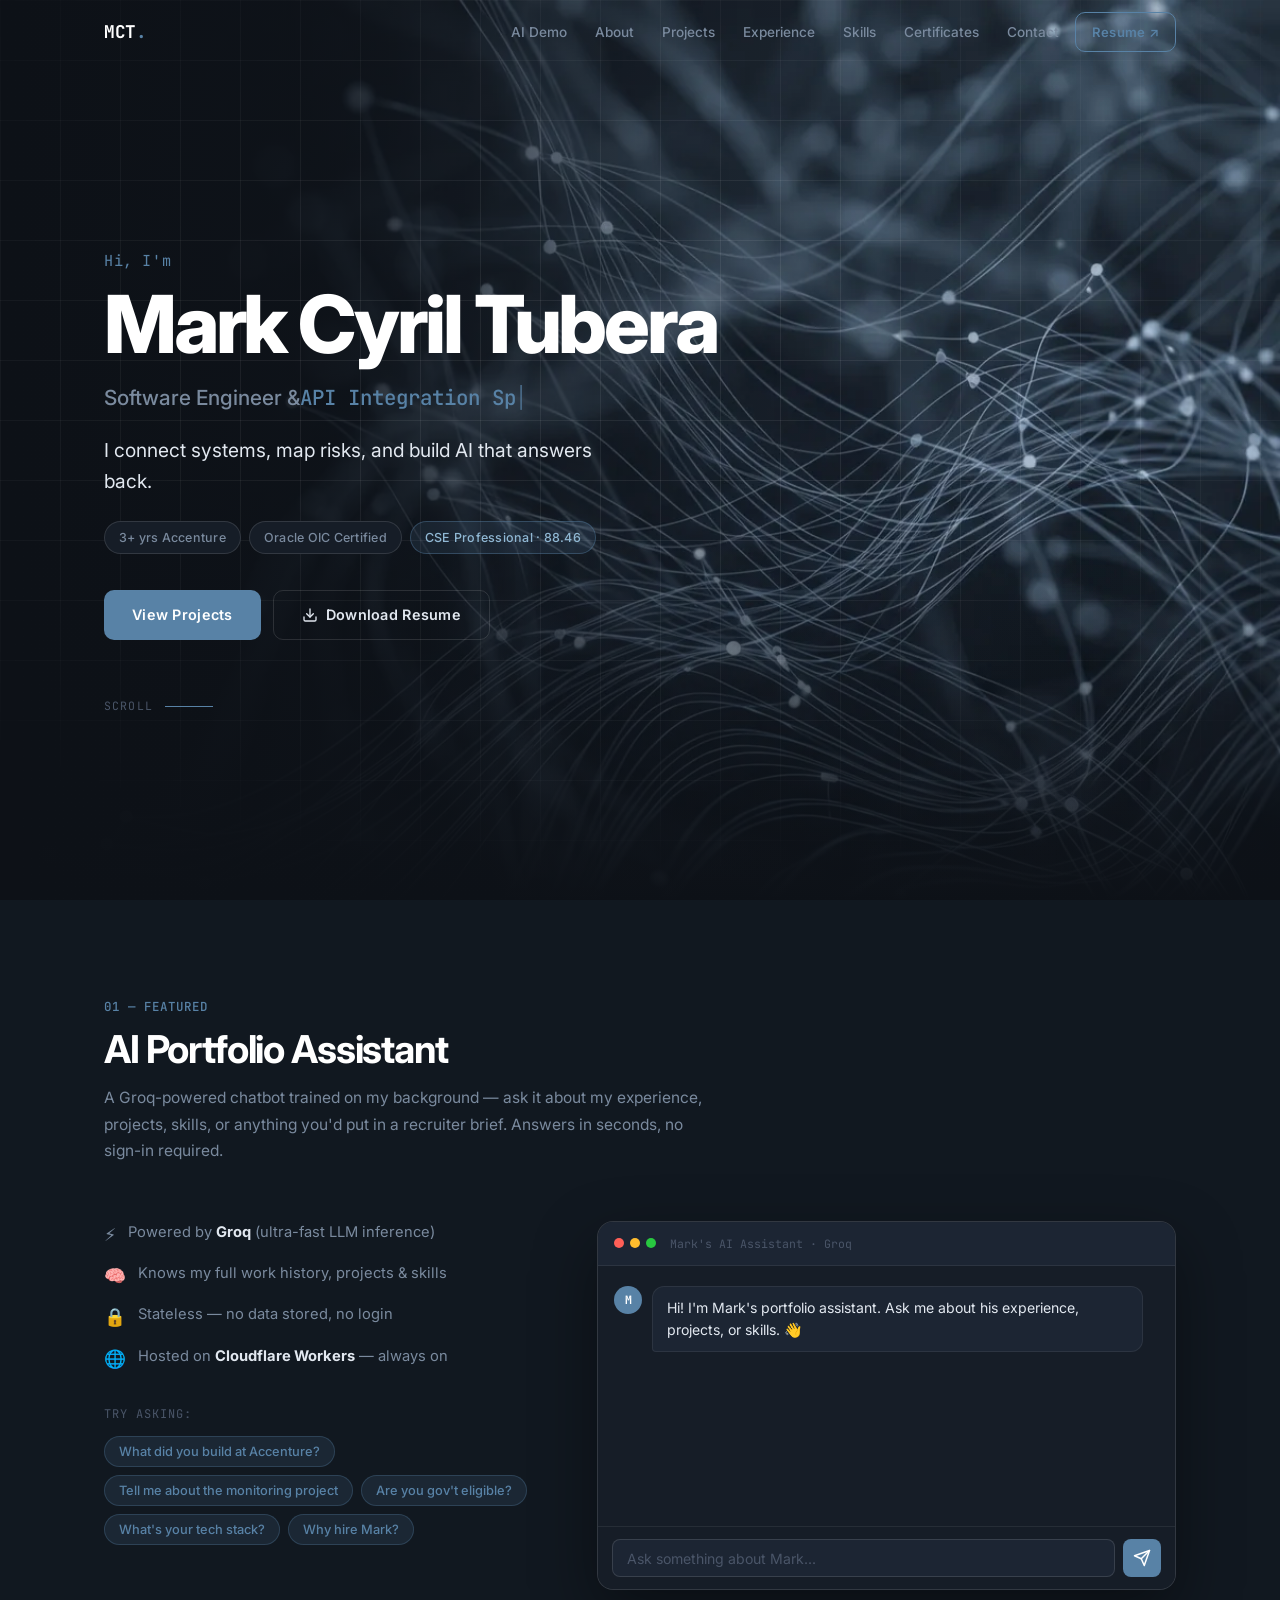
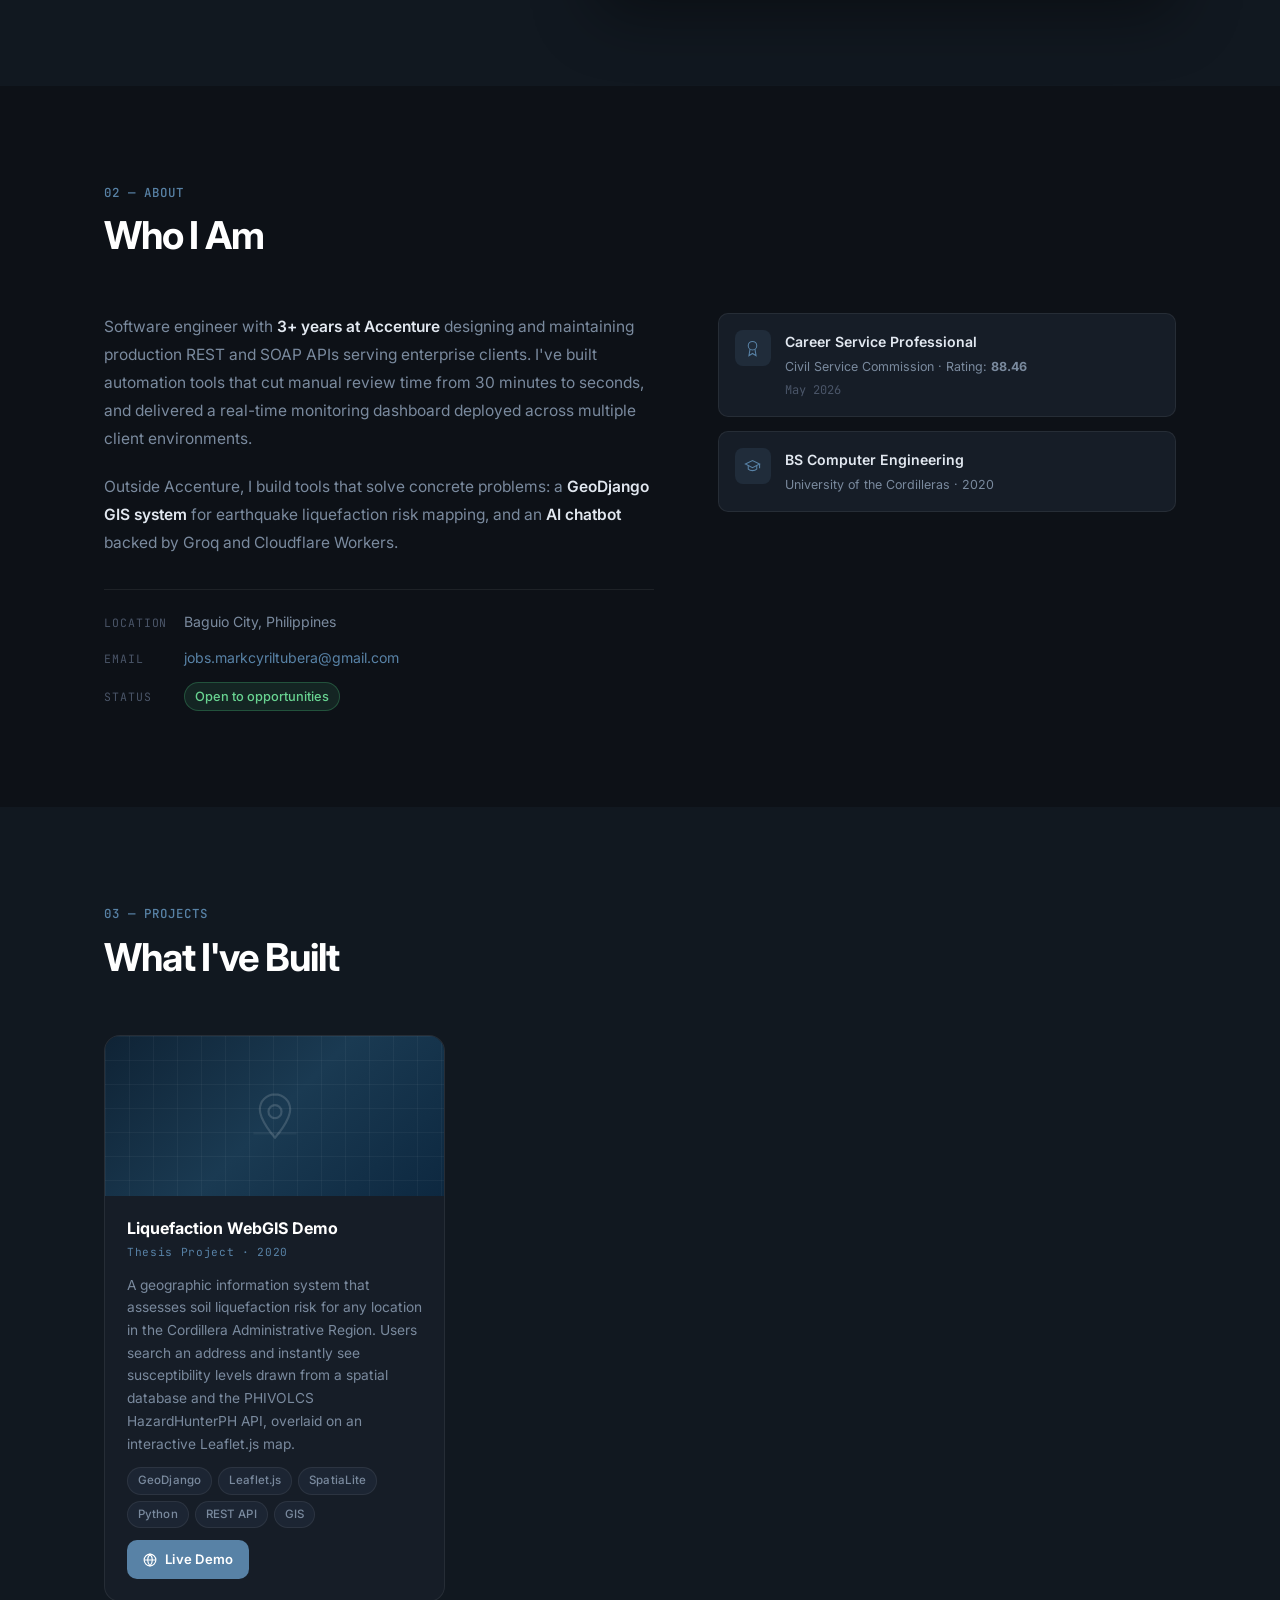
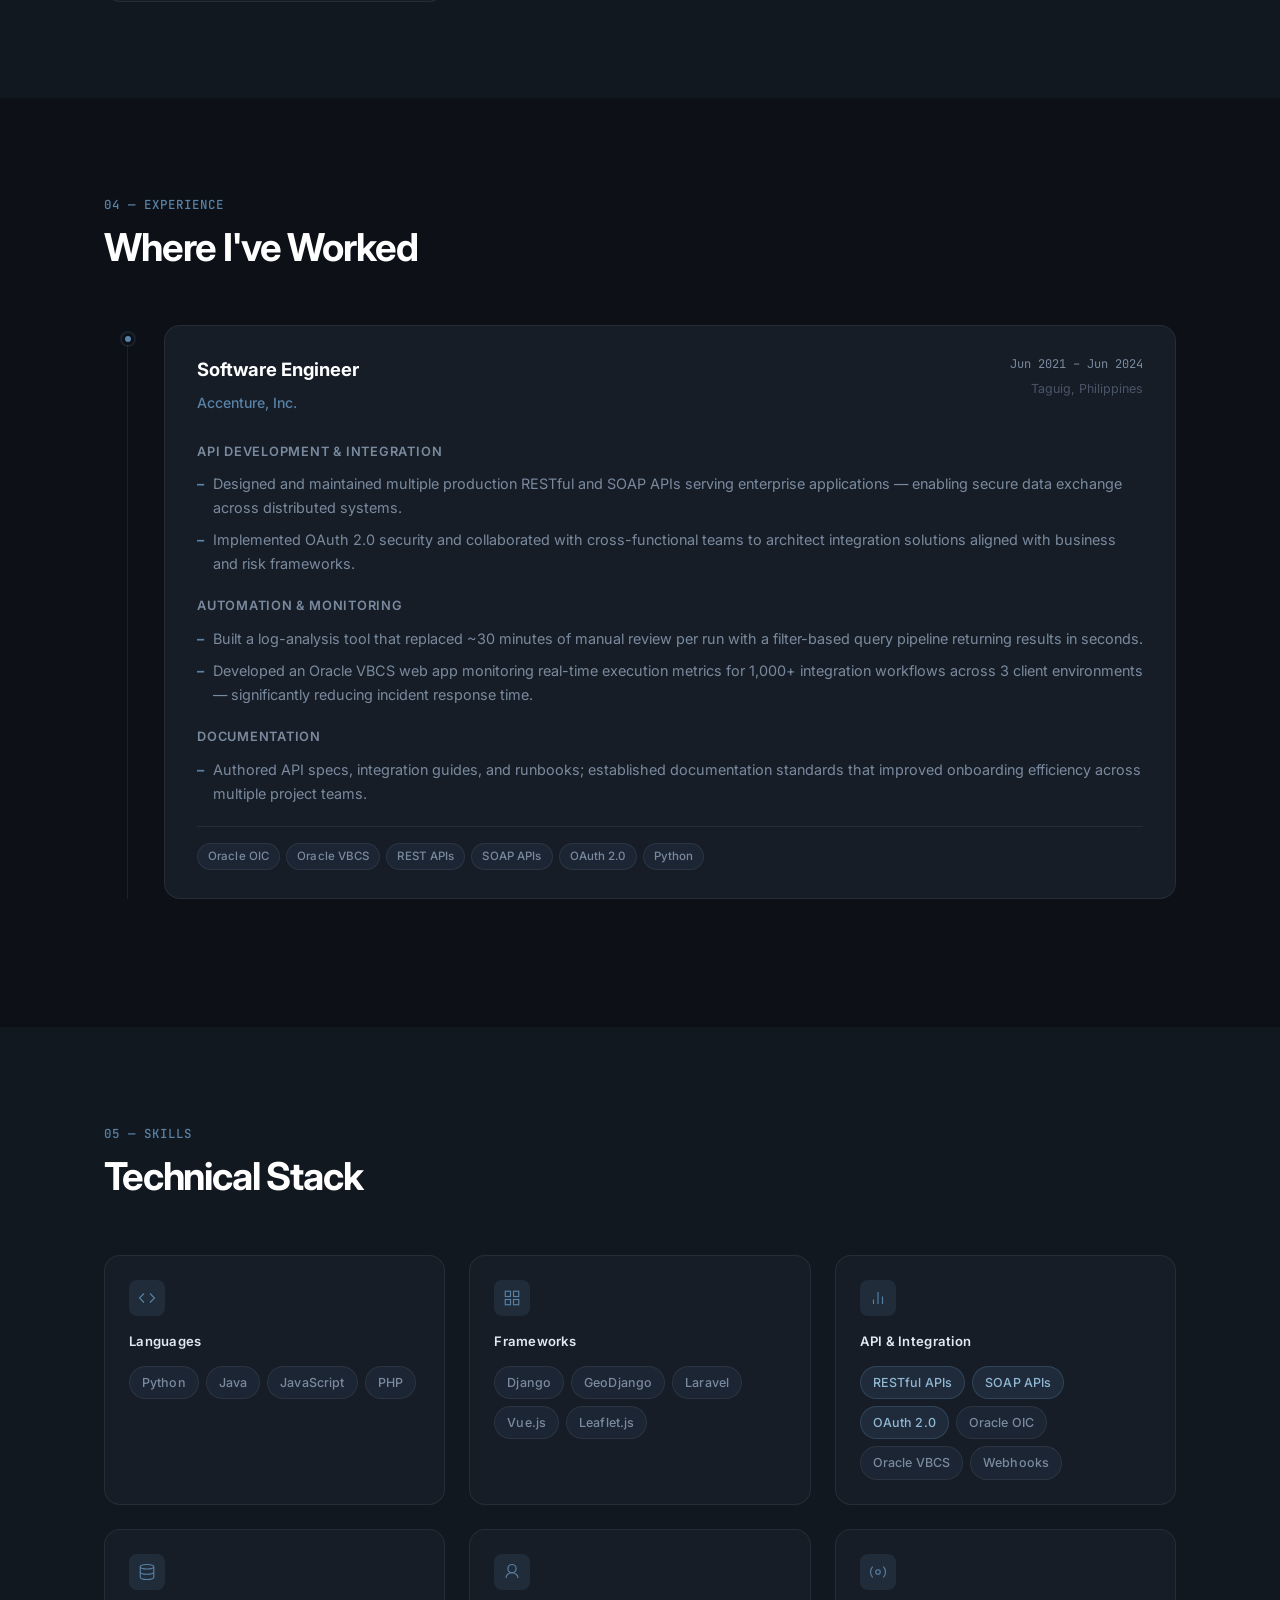
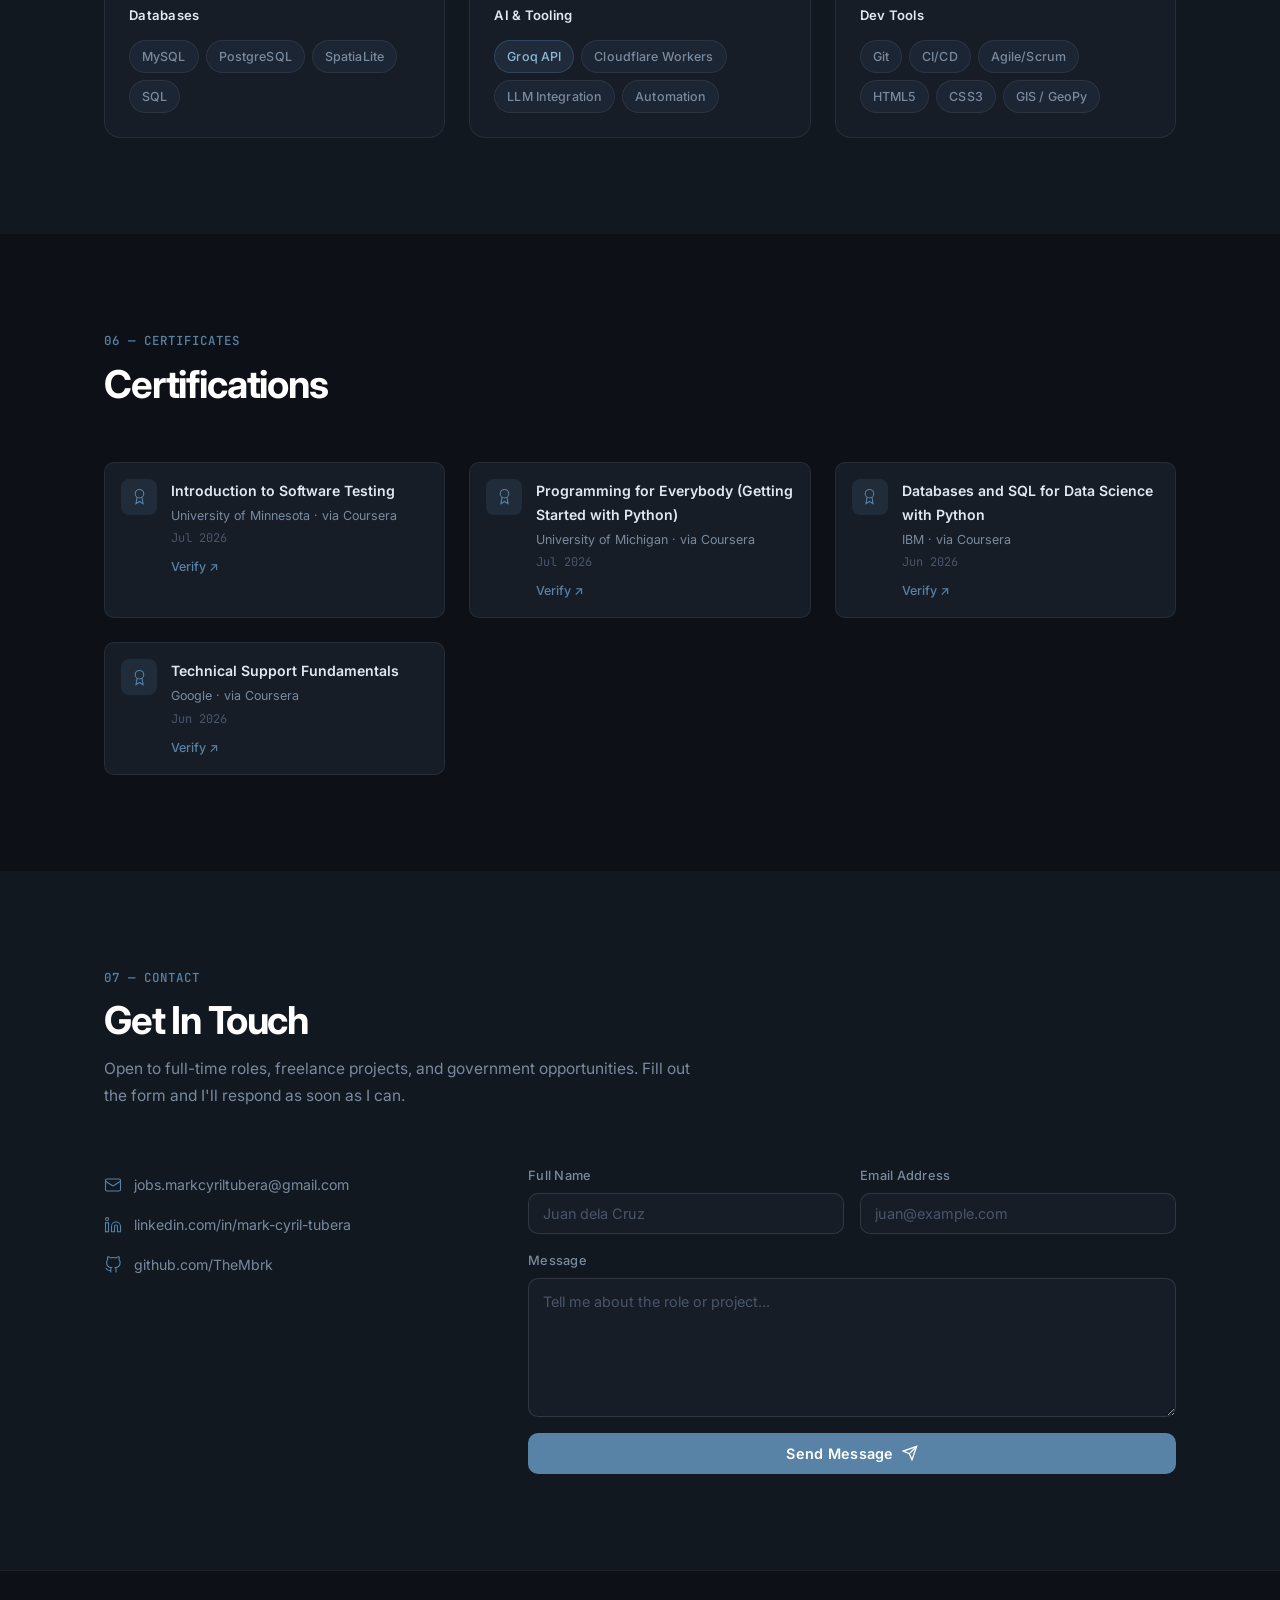
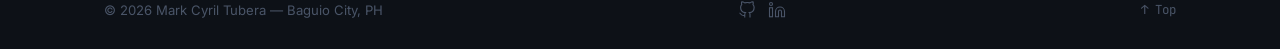
<file: index.html>
<!DOCTYPE html>
<html lang="en">
<head>
  <meta charset="UTF-8" />
  <meta name="viewport" content="width=device-width, initial-scale=1.0" />
  <meta name="description" content="Mark Cyril Tubera — Software Engineer specializing in API integration, GIS development, and AI-powered tools. Oracle certified, CSE eligible." />
  <title>Mark Cyril Tubera | Software Engineer</title>

  <!-- Open Graph / social preview -->
  <meta property="og:type" content="website" />
  <meta property="og:url" content="https://thembrk.github.io/" />
  <meta property="og:title" content="Mark Cyril Tubera | Software Engineer" />
  <meta property="og:description" content="Software Engineer & API Integration Specialist. 3+ years at Accenture building production REST/SOAP APIs, GIS tools, and AI-powered apps." />
  <meta property="og:image" content="https://thembrk.github.io/assets/hero_section.jpg" />
  <meta property="og:image:width" content="1920" />
  <meta property="og:image:height" content="848" />
  <meta name="twitter:card" content="summary_large_image" />
  <meta name="twitter:title" content="Mark Cyril Tubera | Software Engineer" />
  <meta name="twitter:description" content="Software Engineer & API Integration Specialist — APIs, GIS, and AI-powered tools." />
  <meta name="twitter:image" content="https://thembrk.github.io/assets/hero_section.jpg" />

  <!-- Fonts -->
  <link rel="preconnect" href="https://fonts.googleapis.com" />
  <link rel="preconnect" href="https://fonts.gstatic.com" crossorigin />
  <link href="https://fonts.googleapis.com/css2?family=Inter:wght@300;400;500;600;700&family=JetBrains+Mono:wght@400;500&display=swap" rel="stylesheet" />

  <!-- Styles -->
  <link rel="stylesheet" href="css/animations.css" />
  <link rel="stylesheet" href="css/style.css" />
</head>
<body>

  <!-- ════════════════════════════════════ NAV ════════════════════════════════════ -->
  <header class="site-header" id="site-header">
    <nav class="nav container">
      <a href="#hero" class="nav__logo">MCT<span class="accent">.</span></a>
      <button class="nav__toggle" id="nav-toggle" aria-label="Toggle navigation">
        <span></span><span></span><span></span>
      </button>
      <ul class="nav__links" id="nav-links">
        <li><a href="#demo"       class="nav__link">AI Demo</a></li>
        <li><a href="#about"      class="nav__link">About</a></li>
        <li><a href="#projects"   class="nav__link">Projects</a></li>
        <li><a href="#experience" class="nav__link">Experience</a></li>
        <li><a href="#skills"       class="nav__link">Skills</a></li>
        <li><a href="#certificates" class="nav__link">Certificates</a></li>
        <li><a href="#contact"      class="nav__link">Contact</a></li>
        <li>
          <a href="assets/Resume_Tubera_Mark.pdf?v=2026-07-06" class="btn btn--outline btn--sm" target="_blank" rel="noopener">
            Resume ↗
          </a>
        </li>
      </ul>
    </nav>
  </header>

  <main>

    <!-- ════════════════════════════════════ HERO ════════════════════════════════════ -->
    <section class="hero" id="hero">
      <div class="hero__bg-img" aria-hidden="true"></div>
      <div class="hero__bg-grid"></div>
      <div class="container hero__content">
        <p class="hero__greeting fade-up">Hi, I'm</p>
        <h1 class="hero__name fade-up">Mark Cyril Tubera</h1>
        <div class="hero__title-wrap fade-up">
          <span class="hero__static">Software Engineer &amp; </span>
          <span class="hero__typed" id="typed-text"></span>
          <span class="hero__cursor">|</span>
        </div>
        <p class="hero__tagline fade-up">
          I connect systems, map risks, and build AI that answers back.
        </p>
        <div class="hero__badges fade-up">
          <span class="badge">3+ yrs Accenture</span>
          <span class="badge">Oracle OIC Certified</span>
          <span class="badge badge--accent">CSE Professional · 88.46</span>
        </div>
        <div class="hero__cta fade-up">
          <a href="#projects" class="btn btn--primary">View Projects</a>
          <a href="assets/Resume_Tubera_Mark.pdf?v=2026-07-06" class="btn btn--ghost" target="_blank" rel="noopener">
            <svg xmlns="http://www.w3.org/2000/svg" width="16" height="16" viewBox="0 0 24 24" fill="none" stroke="currentColor" stroke-width="2" stroke-linecap="round" stroke-linejoin="round" aria-hidden="true"><path d="M21 15v4a2 2 0 0 1-2 2H5a2 2 0 0 1-2-2v-4"/><polyline points="7 10 12 15 17 10"/><line x1="12" y1="15" x2="12" y2="3"/></svg>
            Download Resume
          </a>
        </div>
        <div class="hero__scroll-hint fade-up">
          <span>Scroll</span>
          <div class="scroll-line"></div>
        </div>
      </div>
    </section>

    <!-- ════════════════════════════════════ FEATURED: AI DEMO ═══════════════════════ -->
    <section class="section section--alt" id="demo">
      <div class="container">
        <div class="section__header reveal">
          <span class="section__label">01 &mdash; Featured</span>
          <h2 class="section__title">AI Portfolio Assistant</h2>
          <p class="section__subtitle">
            A Groq-powered chatbot trained on my background — ask it about my experience,
            projects, skills, or anything you'd put in a recruiter brief.
            Answers in seconds, no sign-in required.
          </p>
        </div>

        <div class="demo-layout reveal">

          <!-- Left: description + sample questions -->
          <div class="demo-intro">
            <div class="demo-feature-list">
              <div class="demo-feature">
                <span class="demo-feature__icon">⚡</span>
                <span>Powered by <strong>Groq</strong> (ultra-fast LLM inference)</span>
              </div>
              <div class="demo-feature">
                <span class="demo-feature__icon">🧠</span>
                <span>Knows my full work history, projects &amp; skills</span>
              </div>
              <div class="demo-feature">
                <span class="demo-feature__icon">🔒</span>
                <span>Stateless — no data stored, no login</span>
              </div>
              <div class="demo-feature">
                <span class="demo-feature__icon">🌐</span>
                <span>Hosted on <strong>Cloudflare Workers</strong> — always on</span>
              </div>
            </div>
            <p class="demo-intro__label">Try asking:</p>
            <div class="sample-qs" id="sample-qs">
              <button class="sample-q" data-q="What did you build at Accenture?">What did you build at Accenture?</button>
              <button class="sample-q" data-q="Tell me about the monitoring dashboard Mark built">Tell me about the monitoring project</button>
              <button class="sample-q" data-q="Are you eligible for government positions?">Are you gov't eligible?</button>
              <button class="sample-q" data-q="What is your tech stack?">What's your tech stack?</button>
              <button class="sample-q" data-q="Why should I hire Mark?">Why hire Mark?</button>
            </div>
          </div>

          <!-- Right: embedded chat window -->
          <div class="demo-window">
            <div class="demo-window__chrome">
              <span class="chrome-dot chrome-dot--red"></span>
              <span class="chrome-dot chrome-dot--yellow"></span>
              <span class="chrome-dot chrome-dot--green"></span>
              <span class="chrome-title">Mark's AI Assistant · Groq</span>
            </div>
            <div class="demo-messages" id="demo-messages">
              <div class="demo-msg demo-msg--bot">
                <div class="demo-msg__avatar">M</div>
                <div class="demo-msg__bubble">
                  Hi! I'm Mark's portfolio assistant. Ask me about his experience, projects, or skills. 👋
                </div>
              </div>
            </div>
            <div class="demo-input-area">
              <input
                type="text"
                id="demo-input"
                class="demo-input"
                placeholder="Ask something about Mark..."
                autocomplete="off"
                aria-label="Chat message"
              />
              <button id="demo-send" class="demo-send" aria-label="Send message">
                <svg xmlns="http://www.w3.org/2000/svg" width="18" height="18" viewBox="0 0 24 24" fill="none" stroke="currentColor" stroke-width="2" stroke-linecap="round" stroke-linejoin="round" aria-hidden="true"><line x1="22" y1="2" x2="11" y2="13"/><polygon points="22 2 15 22 11 13 2 9 22 2"/></svg>
              </button>
            </div>
          </div>

        </div>
      </div>
    </section>

    <!-- ════════════════════════════════════ ABOUT ════════════════════════════════════ -->
    <section class="section" id="about">
      <div class="container">
        <div class="section__header reveal">
          <span class="section__label">02 &mdash; About</span>
          <h2 class="section__title">Who I Am</h2>
        </div>
        <div class="about__grid">
          <div class="about__text reveal">
            <p>
              Software engineer with <strong>3+ years at Accenture</strong> designing and maintaining
              production REST and SOAP APIs serving enterprise clients. I've built automation tools
              that cut manual review time from 30 minutes to seconds, and delivered a real-time
              monitoring dashboard deployed across multiple client environments.
            </p>
            <p>
              Outside Accenture, I build tools that solve concrete problems: a
              <strong>GeoDjango GIS system</strong> for earthquake liquefaction risk mapping,
              and an <strong>AI chatbot</strong> backed by Groq and Cloudflare Workers.
            </p>
            <div class="about__meta">
              <div class="about__meta-item">
                <span class="meta-label">Location</span>
                <span class="meta-value">Baguio City, Philippines</span>
              </div>
              <div class="about__meta-item">
                <span class="meta-label">Email</span>
                <span class="meta-value">
                  <a href="mailto:jobs.markcyriltubera@gmail.com">jobs.markcyriltubera@gmail.com</a>
                </span>
              </div>
              <div class="about__meta-item">
                <span class="meta-label">Status</span>
                <span class="meta-value status-badge">Open to opportunities</span>
              </div>
            </div>
          </div>

          <div class="about__credentials reveal">
            <div class="cred-card">
              <div class="cred-card__icon">
                <svg xmlns="http://www.w3.org/2000/svg" viewBox="0 0 24 24" fill="none" stroke="currentColor" stroke-width="1.5"><circle cx="12" cy="8" r="6"/><path d="M15.477 12.89L17 22l-5-3-5 3 1.523-9.11"/></svg>
              </div>
              <div class="cred-card__body">
                <span class="cred-card__title">Career Service Professional</span>
                <span class="cred-card__sub">Civil Service Commission · Rating: <strong>88.46</strong></span>
                <span class="cred-card__date">May 2026</span>
              </div>
            </div>

            <div class="cred-card">
              <div class="cred-card__icon">
                <svg xmlns="http://www.w3.org/2000/svg" viewBox="0 0 24 24" fill="none" stroke="currentColor" stroke-width="1.5"><path d="M22 10v6M2 10l10-5 10 5-10 5z"/><path d="M6 12v5c3 3 9 3 12 0v-5"/></svg>
              </div>
              <div class="cred-card__body">
                <span class="cred-card__title">BS Computer Engineering</span>
                <span class="cred-card__sub">University of the Cordilleras · 2020</span>
              </div>
            </div>
          </div>
        </div>
      </div>
    </section>

    <!-- ════════════════════════════════════ PROJECTS ════════════════════════════════ -->
    <section class="section section--alt" id="projects">
      <div class="container">
        <div class="section__header reveal">
          <span class="section__label">03 &mdash; Projects</span>
          <h2 class="section__title">What I've Built</h2>
        </div>
        <div class="projects__grid">

          <!-- Project: Liquefaction WebGIS -->
          <article class="proj-card reveal">
            <div class="proj-card__img">
              <div class="proj-card__img-bg proj-card__img-bg--geo">
                <svg class="proj-card__img-icon" xmlns="http://www.w3.org/2000/svg" viewBox="0 0 24 24" fill="none" stroke="currentColor" stroke-width="1"><circle cx="12" cy="10" r="3"/><path d="M12 2C8.13 2 5 5.13 5 9c0 5.25 7 13 7 13s7-7.75 7-13c0-3.87-3.13-7-7-7z"/><path d="M2 20h20" opacity=".3"/></svg>
              </div>
            </div>
            <div class="proj-card__body">
              <div class="proj-card__header">
                <h3 class="proj-card__title">Liquefaction WebGIS Demo</h3>
                <span class="proj-card__type">Thesis Project · 2020</span>
              </div>
              <p class="proj-card__desc">
                A geographic information system that assesses soil liquefaction risk for any location
                in the Cordillera Administrative Region. Users search an address and instantly see
                susceptibility levels drawn from a spatial database and the PHIVOLCS HazardHunterPH API,
                overlaid on an interactive Leaflet.js map.
              </p>
              <div class="proj-card__tags">
                <span class="tag tag--sm">GeoDjango</span>
                <span class="tag tag--sm">Leaflet.js</span>
                <span class="tag tag--sm">SpatiaLite</span>
                <span class="tag tag--sm">Python</span>
                <span class="tag tag--sm">REST API</span>
                <span class="tag tag--sm">GIS</span>
              </div>
              <div class="proj-card__links">
                <a href="liquefaction-demo.html" class="btn btn--primary btn--sm" target="_blank" rel="noopener">
                  <svg xmlns="http://www.w3.org/2000/svg" width="14" height="14" viewBox="0 0 24 24" fill="none" stroke="currentColor" stroke-width="2"><circle cx="12" cy="12" r="10"/><path d="M2 12h20M12 2a15.3 15.3 0 014 10 15.3 15.3 0 01-4 10A15.3 15.3 0 018 12a15.3 15.3 0 014-10z"/></svg>
                  Live Demo
                </a>
              </div>
            </div>
          </article>


        </div>
      </div>
    </section>

    <!-- ════════════════════════════════════ EXPERIENCE ══════════════════════════════ -->
    <section class="section" id="experience">
      <div class="container">
        <div class="section__header reveal">
          <span class="section__label">04 &mdash; Experience</span>
          <h2 class="section__title">Where I've Worked</h2>
        </div>
        <div class="timeline">

          <div class="timeline__item reveal">
            <div class="timeline__marker"></div>
            <div class="timeline__card">
              <div class="timeline__header">
                <div>
                  <h3 class="timeline__role">Software Engineer</h3>
                  <span class="timeline__company">Accenture, Inc.</span>
                </div>
                <div class="timeline__meta">
                  <span class="timeline__period">Jun 2021 – Jun 2024</span>
                  <span class="timeline__location">Taguig, Philippines</span>
                </div>
              </div>
              <div class="timeline__body">
                <div class="exp-group">
                  <h4 class="exp-group__title">API Development &amp; Integration</h4>
                  <ul class="exp-list">
                    <li>Designed and maintained multiple production RESTful and SOAP APIs serving enterprise applications — enabling secure data exchange across distributed systems.</li>
                    <li>Implemented OAuth 2.0 security and collaborated with cross-functional teams to architect integration solutions aligned with business and risk frameworks.</li>
                  </ul>
                </div>
                <div class="exp-group">
                  <h4 class="exp-group__title">Automation &amp; Monitoring</h4>
                  <ul class="exp-list">
                    <li>Built a log-analysis tool that replaced ~30 minutes of manual review per run with a filter-based query pipeline returning results in seconds.</li>
                    <li>Developed an Oracle VBCS web app monitoring real-time execution metrics for 1,000+ integration workflows across 3 client environments — significantly reducing incident response time.</li>
                  </ul>
                </div>
                <div class="exp-group">
                  <h4 class="exp-group__title">Documentation</h4>
                  <ul class="exp-list">
                    <li>Authored API specs, integration guides, and runbooks; established documentation standards that improved onboarding efficiency across multiple project teams.</li>
                  </ul>
                </div>
              </div>
              <div class="timeline__tags">
                <span class="tag tag--sm">Oracle OIC</span>
                <span class="tag tag--sm">Oracle VBCS</span>
                <span class="tag tag--sm">REST APIs</span>
                <span class="tag tag--sm">SOAP APIs</span>
                <span class="tag tag--sm">OAuth 2.0</span>
                <span class="tag tag--sm">Python</span>
              </div>
            </div>
          </div>

        </div>
      </div>
    </section>

    <!-- ════════════════════════════════════ SKILLS ══════════════════════════════════ -->
    <section class="section section--alt" id="skills">
      <div class="container">
        <div class="section__header reveal">
          <span class="section__label">05 &mdash; Skills</span>
          <h2 class="section__title">Technical Stack</h2>
        </div>
        <div class="skills__grid">

          <div class="skill-group reveal">
            <div class="skill-group__icon">
              <svg xmlns="http://www.w3.org/2000/svg" viewBox="0 0 24 24" fill="none" stroke="currentColor" stroke-width="1.5"><polyline points="16 18 22 12 16 6"/><polyline points="8 6 2 12 8 18"/></svg>
            </div>
            <h3 class="skill-group__title">Languages</h3>
            <div class="skill-tags">
              <span class="tag">Python</span>
              <span class="tag">Java</span>
              <span class="tag">JavaScript</span>
              <span class="tag">PHP</span>
               </div>
          </div>

          <div class="skill-group reveal">
            <div class="skill-group__icon">
              <svg xmlns="http://www.w3.org/2000/svg" viewBox="0 0 24 24" fill="none" stroke="currentColor" stroke-width="1.5"><rect x="3" y="3" width="7" height="7"/><rect x="14" y="3" width="7" height="7"/><rect x="14" y="14" width="7" height="7"/><rect x="3" y="14" width="7" height="7"/></svg>
            </div>
            <h3 class="skill-group__title">Frameworks</h3>
            <div class="skill-tags">
              <span class="tag">Django</span>
              <span class="tag">GeoDjango</span>
              <span class="tag">Laravel</span>
              <span class="tag">Vue.js</span>
              <span class="tag">Leaflet.js</span>
            </div>
          </div>

          <div class="skill-group reveal">
            <div class="skill-group__icon">
              <svg xmlns="http://www.w3.org/2000/svg" viewBox="0 0 24 24" fill="none" stroke="currentColor" stroke-width="1.5"><path d="M18 20V10"/><path d="M12 20V4"/><path d="M6 20v-6"/></svg>
            </div>
            <h3 class="skill-group__title">API &amp; Integration</h3>
            <div class="skill-tags">
              <span class="tag accent-tag">RESTful APIs</span>
              <span class="tag accent-tag">SOAP APIs</span>
              <span class="tag accent-tag">OAuth 2.0</span>
              <span class="tag">Oracle OIC</span>
              <span class="tag">Oracle VBCS</span>
              <span class="tag">Webhooks</span>
            </div>
          </div>

          <div class="skill-group reveal">
            <div class="skill-group__icon">
              <svg xmlns="http://www.w3.org/2000/svg" viewBox="0 0 24 24" fill="none" stroke="currentColor" stroke-width="1.5"><ellipse cx="12" cy="5" rx="9" ry="3"/><path d="M21 12c0 1.66-4 3-9 3s-9-1.34-9-3"/><path d="M3 5v14c0 1.66 4 3 9 3s9-1.34 9-3V5"/></svg>
            </div>
            <h3 class="skill-group__title">Databases</h3>
            <div class="skill-tags">
              <span class="tag">MySQL</span>
              <span class="tag">PostgreSQL</span>
              <span class="tag">SpatiaLite</span>
              <span class="tag">SQL</span>
            </div>
          </div>

          <div class="skill-group reveal">
            <div class="skill-group__icon">
              <svg xmlns="http://www.w3.org/2000/svg" viewBox="0 0 24 24" fill="none" stroke="currentColor" stroke-width="1.5"><path d="M12 2a5.5 5.5 0 1 0 0 11 5.5 5.5 0 0 0 0-11z"/><path d="M4 20c0-4 3.5-7 8-7s8 3 8 7"/></svg>
            </div>
            <h3 class="skill-group__title">AI &amp; Tooling</h3>
            <div class="skill-tags">
              <span class="tag accent-tag">Groq API</span>
              <span class="tag">Cloudflare Workers</span>
              <span class="tag">LLM Integration</span>
              <span class="tag">Automation</span>
            </div>
          </div>

          <div class="skill-group reveal">
            <div class="skill-group__icon">
              <svg xmlns="http://www.w3.org/2000/svg" viewBox="0 0 24 24" fill="none" stroke="currentColor" stroke-width="1.5"><circle cx="12" cy="12" r="3"/><path d="M19.07 4.93a10 10 0 0 1 0 14.14M4.93 4.93a10 10 0 0 0 0 14.14"/></svg>
            </div>
            <h3 class="skill-group__title">Dev Tools</h3>
            <div class="skill-tags">
              <span class="tag">Git</span>
              <span class="tag">CI/CD</span>
              <span class="tag">Agile/Scrum</span>
              <span class="tag">HTML5</span>
              <span class="tag">CSS3</span>
              <span class="tag">GIS / GeoPy</span>
            </div>
          </div>

        </div>
      </div>
    </section>

    <!-- ════════════════════════════════════ CERTIFICATES ════════════════════════════ -->
    <section class="section" id="certificates">
      <div class="container">
        <div class="section__header reveal">
          <span class="section__label">06 &mdash; Certificates</span>
          <h2 class="section__title">Certifications</h2>
        </div>
        <div class="certs__grid">

          <div class="cred-card reveal">
            <div class="cred-card__icon">
              <svg xmlns="http://www.w3.org/2000/svg" viewBox="0 0 24 24" fill="none" stroke="currentColor" stroke-width="1.5"><circle cx="12" cy="8" r="6"/><path d="M15.477 12.89L17 22l-5-3-5 3 1.523-9.11"/></svg>
            </div>
            <div class="cred-card__body">
              <span class="cred-card__title">Introduction to Software Testing</span>
              <span class="cred-card__sub">University of Minnesota · via Coursera</span>
              <span class="cred-card__date">Jul 2026</span>
              <a class="cred-card__link" href="https://coursera.org/verify/U77KIUSY14FV" target="_blank" rel="noopener">Verify ↗</a>
            </div>
          </div>

          <div class="cred-card reveal">
            <div class="cred-card__icon">
              <svg xmlns="http://www.w3.org/2000/svg" viewBox="0 0 24 24" fill="none" stroke="currentColor" stroke-width="1.5"><circle cx="12" cy="8" r="6"/><path d="M15.477 12.89L17 22l-5-3-5 3 1.523-9.11"/></svg>
            </div>
            <div class="cred-card__body">
              <span class="cred-card__title">Programming for Everybody (Getting Started with Python)</span>
              <span class="cred-card__sub">University of Michigan · via Coursera</span>
              <span class="cred-card__date">Jul 2026</span>
              <a class="cred-card__link" href="https://coursera.org/verify/3HUOWCE0GFKP" target="_blank" rel="noopener">Verify ↗</a>
            </div>
          </div>

          <div class="cred-card reveal">
            <div class="cred-card__icon">
              <svg xmlns="http://www.w3.org/2000/svg" viewBox="0 0 24 24" fill="none" stroke="currentColor" stroke-width="1.5"><circle cx="12" cy="8" r="6"/><path d="M15.477 12.89L17 22l-5-3-5 3 1.523-9.11"/></svg>
            </div>
            <div class="cred-card__body">
              <span class="cred-card__title">Databases and SQL for Data Science with Python</span>
              <span class="cred-card__sub">IBM · via Coursera</span>
              <span class="cred-card__date">Jun 2026</span>
              <a class="cred-card__link" href="https://coursera.org/verify/LW3D3OE404JO" target="_blank" rel="noopener">Verify ↗</a>
            </div>
          </div>

          <div class="cred-card reveal">
            <div class="cred-card__icon">
              <svg xmlns="http://www.w3.org/2000/svg" viewBox="0 0 24 24" fill="none" stroke="currentColor" stroke-width="1.5"><circle cx="12" cy="8" r="6"/><path d="M15.477 12.89L17 22l-5-3-5 3 1.523-9.11"/></svg>
            </div>
            <div class="cred-card__body">
              <span class="cred-card__title">Technical Support Fundamentals</span>
              <span class="cred-card__sub">Google · via Coursera</span>
              <span class="cred-card__date">Jun 2026</span>
              <a class="cred-card__link" href="https://coursera.org/verify/91ZUBML1IWHH" target="_blank" rel="noopener">Verify ↗</a>
            </div>
          </div>

        </div>
      </div>
    </section>

    <!-- CONTACT -->
    <section class="section section--alt" id="contact">
      <div class="container">
        <div class="section__header reveal">
          <span class="section__label">07 &mdash; Contact</span>
          <h2 class="section__title">Get In Touch</h2>
          <p class="section__subtitle">
            Open to full-time roles, freelance projects, and government opportunities.
            Fill out the form and I'll respond as soon as I can.
          </p>
        </div>
        <div class="contact__layout">

          <div class="contact__info reveal">
            <a href="mailto:jobs.markcyriltubera@gmail.com" class="contact__link">
              <svg xmlns="http://www.w3.org/2000/svg" viewBox="0 0 24 24" fill="none" stroke="currentColor" stroke-width="1.5"><rect x="2" y="4" width="20" height="16" rx="2"/><path d="m22 7-8.97 5.7a1.94 1.94 0 0 1-2.06 0L2 7"/></svg>
              jobs.markcyriltubera@gmail.com
            </a>
            <a href="https://www.linkedin.com/in/mark-cyril-tubera/" class="contact__link" target="_blank" rel="noopener">
              <svg xmlns="http://www.w3.org/2000/svg" viewBox="0 0 24 24" fill="none" stroke="currentColor" stroke-width="1.5"><path d="M16 8a6 6 0 0 1 6 6v7h-4v-7a2 2 0 0 0-2-2 2 2 0 0 0-2 2v7h-4v-7a6 6 0 0 1 6-6z"/><rect x="2" y="9" width="4" height="12"/><circle cx="4" cy="4" r="2"/></svg>
              linkedin.com/in/mark-cyril-tubera
            </a>
            <a href="https://github.com/TheMbrk" class="contact__link" target="_blank" rel="noopener">
              <svg xmlns="http://www.w3.org/2000/svg" viewBox="0 0 24 24" fill="none" stroke="currentColor" stroke-width="1.5"><path d="M9 19c-5 1.5-5-2.5-7-3m14 6v-3.87a3.37 3.37 0 0 0-.94-2.61c3.14-.35 6.44-1.54 6.44-7A5.44 5.44 0 0 0 20 4.77 5.07 5.07 0 0 0 19.91 1S18.73.65 16 2.48a13.38 13.38 0 0 0-7 0C6.27.65 5.09 1 5.09 1A5.07 5.07 0 0 0 5 4.77a5.44 5.44 0 0 0-1.5 3.78c0 5.42 3.3 6.61 6.44 7A3.37 3.37 0 0 0 9 18.13V22"/></svg>
              github.com/TheMbrk
            </a>
          </div>

          <form
            class="contact-form reveal"
            id="contact-form"
            action="https://formspree.io/f/xzdqwdka"
            method="POST"
            novalidate
            onsubmit="return submitContactForm(event)"
          >
            <!-- Fallback: if JS fails, redirect back to portfolio instead of Formspree's thanks page -->
            <input type="hidden" name="_next" value="https://thembrk.github.io/#contact" />
            <input type="hidden" name="_subject" value="New message from portfolio" />
            <div class="form-row">
              <div class="form-group">
                <label for="name" class="form-label">Full Name</label>
                <input type="text" id="name" name="name" class="form-input" placeholder="Juan dela Cruz" required autocomplete="name" />
              </div>
              <div class="form-group">
                <label for="email" class="form-label">Email Address</label>
                <input type="email" id="email" name="email" class="form-input" placeholder="juan@example.com" required autocomplete="email" />
              </div>
            </div>
            <div class="form-group">
              <label for="message" class="form-label">Message</label>
              <textarea id="message" name="message" class="form-input form-textarea" rows="5" placeholder="Tell me about the role or project..." required></textarea>
            </div>
            <button type="submit" class="btn btn--primary btn--full" id="form-submit">
              <span id="btn-text">Send Message</span>
              <svg class="btn-icon" xmlns="http://www.w3.org/2000/svg" viewBox="0 0 24 24" fill="none" stroke="currentColor" stroke-width="2"><line x1="22" y1="2" x2="11" y2="13"/><polygon points="22 2 15 22 11 13 2 9 22 2"/></svg>
            </button>
            <div id="form-success" class="form-feedback form-feedback--success" hidden>
              Message sent! I'll get back to you soon.
            </div>
            <div id="form-error" class="form-feedback form-feedback--error" hidden>
              Something went wrong. Email me directly at jobs.markcyriltubera@gmail.com
            </div>
          </form>

        </div>
      </div>
    </section>

  </main>

  <!-- FOOTER -->
  <footer class="footer">
    <div class="container footer__inner">
      <p class="footer__copy">&copy; <span id="footer-year"></span> Mark Cyril Tubera &mdash; Baguio City, PH</p>
      <div class="footer__links">
        <a href="https://github.com/TheMbrk" target="_blank" rel="noopener" aria-label="GitHub">
          <svg xmlns="http://www.w3.org/2000/svg" width="18" height="18" viewBox="0 0 24 24" fill="none" stroke="currentColor" stroke-width="1.5"><path d="M9 19c-5 1.5-5-2.5-7-3m14 6v-3.87a3.37 3.37 0 0 0-.94-2.61c3.14-.35 6.44-1.54 6.44-7A5.44 5.44 0 0 0 20 4.77 5.07 5.07 0 0 0 19.91 1S18.73.65 16 2.48a13.38 13.38 0 0 0-7 0C6.27.65 5.09 1 5.09 1A5.07 5.07 0 0 0 5 4.77a5.44 5.44 0 0 0-1.5 3.78c0 5.42 3.3 6.61 6.44 7A3.37 3.37 0 0 0 9 18.13V22"/></svg>
        </a>
        <a href="https://www.linkedin.com/in/mark-cyril-tubera/" target="_blank" rel="noopener" aria-label="LinkedIn">
          <svg xmlns="http://www.w3.org/2000/svg" width="18" height="18" viewBox="0 0 24 24" fill="none" stroke="currentColor" stroke-width="1.5"><path d="M16 8a6 6 0 0 1 6 6v7h-4v-7a2 2 0 0 0-2-2 2 2 0 0 0-2 2v7h-4v-7a6 6 0 0 1 6-6z"/><rect x="2" y="9" width="4" height="12"/><circle cx="4" cy="4" r="2"/></svg>
        </a>
      </div>
      <a href="#hero" class="footer__back-top" aria-label="Back to top">&#8593; Top</a>
    </div>
  </footer>

  <!-- Scripts -->
  <script src="js/typing.js"></script>
  <script src="js/main.js"></script>
</body>
</html>
</file>
<file: css/animations.css>
/* ============================================================
   animations.css — Keyframes & Reveal Utilities
   ============================================================ */

/* ── Keyframes ─────────────────────────────────────────── */
@keyframes fadeUp {
  from { opacity: 0; transform: translateY(32px); }
  to   { opacity: 1; transform: translateY(0); }
}

@keyframes fadeIn {
  from { opacity: 0; }
  to   { opacity: 1; }
}

@keyframes blink {
  0%, 100% { opacity: 1; }
  50%       { opacity: 0; }
}

@keyframes scrollLine {
  0%   { transform: scaleY(0); transform-origin: top; }
  50%  { transform: scaleY(1); transform-origin: top; }
  51%  { transform: scaleY(1); transform-origin: bottom; }
  100% { transform: scaleY(0); transform-origin: bottom; }
}

@keyframes pulseGlow {
  0%, 100% { box-shadow: 0 0 0 0 rgba(88, 130, 166, 0); }
  50%       { box-shadow: 0 0 16px 4px rgba(88, 130, 166, 0.25); }
}

/* ── Hero entry animations (CSS-driven, no JS needed) ──── */
.hero .fade-up {
  opacity: 0;
  animation: fadeUp 0.7s ease forwards;
}

.hero .hero__greeting   { animation-delay: 0.1s; }
.hero .hero__name       { animation-delay: 0.2s; }
.hero .hero__title-wrap { animation-delay: 0.35s; }
.hero .hero__tagline    { animation-delay: 0.45s; }
.hero .hero__badges     { animation-delay: 0.55s; }
.hero .hero__summary    { animation-delay: 0.5s; }
.hero .hero__cta        { animation-delay: 0.65s; }
.hero .hero__scroll-hint { animation-delay: 0.8s; }

/* ── Scroll-reveal base state ──────────────────────────── */
/*
 * Content is ALWAYS visible — reveal is a cosmetic enhancement only.
 * We start at opacity:0 + translateY, then either:
 *   (a) JS adds .is-visible when element enters viewport, OR
 *   (b) the CSS animation auto-reveals after 400ms as a guaranteed fallback.
 * Either way, content can never stay hidden forever.
 */
@keyframes autoReveal {
  to { opacity: 1; transform: translateY(0); }
}

body.js-ready .reveal {
  opacity: 0;
  transform: translateY(20px);
  transition: opacity 0.5s ease, transform 0.5s ease;
  /* CSS fallback: reveal automatically after 400ms, no JS required */
  animation: autoReveal 0.5s ease 0.4s forwards;
}

body.js-ready .reveal.is-visible {
  opacity: 1;
  transform: translateY(0);
  animation: none; /* JS beat the timer — cancel the CSS fallback */
}

/* ── Cursor blink ──────────────────────────────────────── */
.hero__cursor {
  animation: blink 0.9s step-end infinite;
}

/* ── Scroll line animation ─────────────────────────────── */
.scroll-line {
  animation: scrollLine 1.8s ease-in-out infinite;
}
</file>
<file: css/style.css>
/* ============================================================
   style.css — Main Stylesheet
   Design: Dark Minimal | Accent: Steel Blue-Gray (#5882A6)
   ============================================================ */

/* ══ 0. Custom Properties ══════════════════════════════════ */
:root {
  /* Colors */
  --clr-bg:          #0d1117;
  --clr-bg-alt:      #111820;
  --clr-surface:     #161d27;
  --clr-surface-2:   #1c2533;
  --clr-border:      rgba(255, 255, 255, 0.07);
  --clr-border-mid:  rgba(255, 255, 255, 0.12);
  --clr-accent:      #5882a6;
  --clr-accent-dim:  rgba(88, 130, 166, 0.15);
  --clr-accent-glow: rgba(88, 130, 166, 0.3);
  --clr-text:        #e2e8f0;
  --clr-text-muted:  #7a8a9e;
  --clr-text-faint:  #4a5568;
  --clr-white:       #ffffff;

  /* Typography */
  --font-sans:  'Inter', system-ui, -apple-system, sans-serif;
  --font-mono:  'JetBrains Mono', 'Fira Code', monospace;

  /* Spacing */
  --section-pad: 96px;
  --container:   1120px;
  --radius:      10px;
  --radius-lg:   16px;

  /* Transitions */
  --transition: 0.2s ease;
}

/* ══ 1. Reset ═══════════════════════════════════════════════ */
*, *::before, *::after { box-sizing: border-box; margin: 0; padding: 0; }

html {
  scroll-behavior: smooth;
  scroll-padding-top: 72px;
}

body {
  font-family: var(--font-sans);
  background-color: var(--clr-bg);
  color: var(--clr-text);
  line-height: 1.7;
  -webkit-font-smoothing: antialiased;
  overflow-x: hidden;
}

img, svg { display: block; max-width: 100%; }
a { color: inherit; text-decoration: none; }
ul { list-style: none; }
button { font-family: inherit; cursor: pointer; border: none; background: none; }

/* ══ 2. Utilities ═══════════════════════════════════════════ */
.container {
  width: 100%;
  max-width: var(--container);
  margin-inline: auto;
  padding-inline: 24px;
}

.accent { color: var(--clr-accent); }

/* ══ 3. Buttons ═════════════════════════════════════════════ */
.btn {
  display: inline-flex;
  align-items: center;
  gap: 8px;
  padding: 12px 28px;
  border-radius: var(--radius);
  font-size: 0.9rem;
  font-weight: 600;
  letter-spacing: 0.02em;
  transition: all var(--transition);
  white-space: nowrap;
}

.btn--primary {
  background: var(--clr-accent);
  color: var(--clr-white);
}
.btn--primary:hover {
  background: #6b98bb;
  transform: translateY(-2px);
  box-shadow: 0 8px 24px var(--clr-accent-glow);
}

.btn--ghost {
  background: transparent;
  color: var(--clr-text);
  border: 1px solid var(--clr-border-mid);
}
.btn--ghost:hover {
  border-color: var(--clr-accent);
  color: var(--clr-accent);
  transform: translateY(-2px);
}

.btn--outline {
  background: transparent;
  color: var(--clr-accent);
  border: 1px solid var(--clr-accent);
}
.btn--outline:hover {
  background: var(--clr-accent-dim);
  transform: translateY(-1px);
}

.btn--sm {
  padding: 8px 16px;
  font-size: 0.82rem;
}

.btn--full { width: 100%; justify-content: center; }

.btn-icon { flex-shrink: 0; width: 16px; height: 16px; }

/* ══ 4. Header / Nav ════════════════════════════════════════ */
.site-header {
  position: fixed;
  top: 0;
  left: 0;
  right: 0;
  z-index: 100;
  height: 64px;
  background: transparent;
  transition: background var(--transition), border-bottom var(--transition), backdrop-filter var(--transition);
}

.site-header.scrolled {
  background: rgba(13, 17, 23, 0.88);
  backdrop-filter: blur(12px);
  -webkit-backdrop-filter: blur(12px);
  border-bottom: 1px solid var(--clr-border);
}

.nav {
  display: flex;
  align-items: center;
  justify-content: space-between;
  height: 100%;
  gap: 24px;
}

.nav__logo {
  font-family: var(--font-mono);
  font-size: 1.1rem;
  font-weight: 700;
  letter-spacing: -0.02em;
  color: var(--clr-white);
  flex-shrink: 0;
}

.nav__links {
  display: flex;
  align-items: center;
  gap: 4px;
  flex-wrap: nowrap;
}

.nav__link {
  padding: 6px 12px;
  font-size: 0.85rem;
  font-weight: 500;
  color: var(--clr-text-muted);
  border-radius: 6px;
  transition: color var(--transition), background var(--transition);
}
.nav__link:hover, .nav__link.active {
  color: var(--clr-text);
  background: rgba(255,255,255,0.05);
}

.nav__toggle {
  display: none;
  flex-direction: column;
  gap: 5px;
  padding: 8px;
  border-radius: 6px;
  transition: background var(--transition);
}
.nav__toggle:hover { background: rgba(255,255,255,0.07); }
.nav__toggle span {
  display: block;
  width: 22px;
  height: 2px;
  background: var(--clr-text);
  border-radius: 2px;
  transition: transform 0.25s ease, opacity 0.25s ease;
}
.nav__toggle.open span:nth-child(1) { transform: translateY(7px) rotate(45deg); }
.nav__toggle.open span:nth-child(2) { opacity: 0; }
.nav__toggle.open span:nth-child(3) { transform: translateY(-7px) rotate(-45deg); }

/* ══ 5. Sections (generic) ══════════════════════════════════ */
.section {
  padding-block: var(--section-pad);
}
.section--alt {
  background: var(--clr-bg-alt);
}

.section__header {
  margin-bottom: 56px;
}
.section__label {
  display: block;
  font-family: var(--font-mono);
  font-size: 0.78rem;
  font-weight: 500;
  color: var(--clr-accent);
  letter-spacing: 0.08em;
  text-transform: uppercase;
  margin-bottom: 10px;
}
.section__title {
  font-size: clamp(1.8rem, 4vw, 2.4rem);
  font-weight: 700;
  color: var(--clr-white);
  letter-spacing: -0.03em;
  line-height: 1.15;
}
.section__subtitle {
  margin-top: 14px;
  max-width: 600px;
  color: var(--clr-text-muted);
  font-size: 0.97rem;
  line-height: 1.7;
}

/* ══ 6. Hero ════════════════════════════════════════════════ */
.hero {
  position: relative;
  min-height: 100svh;
  display: flex;
  align-items: center;
  padding-top: 64px;
  overflow: hidden;
}

.hero__bg-img {
  position: absolute;
  inset: 0;
  z-index: 0;
  pointer-events: none;
  background-image:
    linear-gradient(90deg,
      var(--clr-bg) 0%,
      rgba(13, 17, 23, 0.88) 24%,
      rgba(13, 17, 23, 0.35) 52%,
      rgba(13, 17, 23, 0.05) 78%,
      transparent 100%),
    linear-gradient(to bottom,
      transparent 60%,
      var(--clr-bg) 100%),
    image-set(
      url("../assets/hero_section.webp") type("image/webp"),
      url("../assets/hero_section.jpg") type("image/jpeg"));
  background-image:
    linear-gradient(90deg,
      var(--clr-bg) 0%,
      rgba(13, 17, 23, 0.88) 24%,
      rgba(13, 17, 23, 0.35) 52%,
      rgba(13, 17, 23, 0.05) 78%,
      transparent 100%),
    linear-gradient(to bottom,
      transparent 60%,
      var(--clr-bg) 100%),
    url("../assets/hero_section.webp");
  background-size: cover, cover, cover;
  background-position: center, center, right center;
  background-repeat: no-repeat;
}

.hero__bg-grid {
  position: absolute;
  inset: 0;
  z-index: 0;
  background-image:
    linear-gradient(var(--clr-border) 1px, transparent 1px),
    linear-gradient(90deg, var(--clr-border) 1px, transparent 1px);
  background-size: 60px 60px;
  mask-image: radial-gradient(ellipse 80% 60% at 50% 40%, black 30%, transparent 100%);
  -webkit-mask-image: radial-gradient(ellipse 80% 60% at 50% 40%, black 30%, transparent 100%);
  pointer-events: none;
}

.hero__content {
  position: relative;
  z-index: 1;
  padding-block: 80px;
}

.hero__greeting {
  font-family: var(--font-mono);
  font-size: 0.95rem;
  color: var(--clr-accent);
  letter-spacing: 0.04em;
  margin-bottom: 8px;
}

.hero__name {
  font-size: clamp(2.6rem, 7vw, 5rem);
  font-weight: 800;
  color: var(--clr-white);
  letter-spacing: -0.04em;
  line-height: 1.05;
  margin-bottom: 14px;
}

.hero__title-wrap {
  display: flex;
  align-items: center;
  gap: 0;
  font-size: clamp(1rem, 2.5vw, 1.3rem);
  color: var(--clr-text-muted);
  font-weight: 500;
  margin-bottom: 20px;
  flex-wrap: wrap;
}
.hero__typed {
  color: var(--clr-accent);
  font-family: var(--font-mono);
}
.hero__cursor {
  color: var(--clr-accent);
  font-weight: 300;
  margin-left: 2px;
}

.hero__tagline {
  font-size: clamp(1.05rem, 2vw, 1.2rem);
  color: var(--clr-text);
  font-weight: 400;
  max-width: 520px;
  line-height: 1.6;
  margin-bottom: 24px;
}

.hero__badges {
  display: flex;
  flex-wrap: wrap;
  gap: 8px;
  margin-bottom: 36px;
}

.badge {
  display: inline-block;
  padding: 5px 14px;
  border-radius: 100px;
  font-size: 0.78rem;
  font-weight: 500;
  background: var(--clr-surface);
  border: 1px solid var(--clr-border-mid);
  color: var(--clr-text-muted);
  letter-spacing: 0.02em;
}
.badge--accent {
  background: var(--clr-accent-dim);
  border-color: rgba(88, 130, 166, 0.4);
  color: #90b8d4;
}

.hero__cta {
  display: flex;
  gap: 12px;
  flex-wrap: wrap;
  margin-bottom: 56px;
}

.hero__scroll-hint {
  display: flex;
  align-items: center;
  gap: 12px;
  font-family: var(--font-mono);
  font-size: 0.72rem;
  color: var(--clr-text-faint);
  letter-spacing: 0.1em;
  text-transform: uppercase;
}
.scroll-line {
  width: 48px;
  height: 1px;
  background: var(--clr-accent);
  transform-origin: left;
}

/* ══ 7. Featured AI Demo ════════════════════════════════════ */
.demo-layout {
  display: grid;
  grid-template-columns: 1fr 1.3fr;
  gap: 48px;
  align-items: start;
}

.demo-feature-list {
  display: flex;
  flex-direction: column;
  gap: 14px;
  margin-bottom: 32px;
}
.demo-feature {
  display: flex;
  align-items: flex-start;
  gap: 12px;
  font-size: 0.92rem;
  color: var(--clr-text-muted);
  line-height: 1.5;
}
.demo-feature strong { color: var(--clr-text); }
.demo-feature__icon {
  font-size: 1.1rem;
  flex-shrink: 0;
  margin-top: 1px;
}

.demo-intro__label {
  font-family: var(--font-mono);
  font-size: 0.75rem;
  color: var(--clr-text-faint);
  letter-spacing: 0.08em;
  text-transform: uppercase;
  margin-bottom: 12px;
}

.sample-qs {
  display: flex;
  flex-wrap: wrap;
  gap: 8px;
}
.sample-q {
  padding: 7px 14px;
  border-radius: 100px;
  font-size: 0.8rem;
  font-weight: 500;
  color: var(--clr-accent);
  background: var(--clr-accent-dim);
  border: 1px solid rgba(88, 130, 166, 0.3);
  transition: all var(--transition);
  cursor: pointer;
  text-align: left;
}
.sample-q:hover {
  background: rgba(88, 130, 166, 0.25);
  border-color: var(--clr-accent);
  transform: translateY(-1px);
}

/* Chat window */
.demo-window {
  background: var(--clr-surface);
  border: 1px solid var(--clr-border-mid);
  border-radius: var(--radius-lg);
  overflow: hidden;
  box-shadow: 0 24px 64px rgba(0, 0, 0, 0.4);
}

.demo-window__chrome {
  display: flex;
  align-items: center;
  gap: 6px;
  padding: 12px 16px;
  background: var(--clr-surface-2);
  border-bottom: 1px solid var(--clr-border);
}
.chrome-dot {
  width: 10px;
  height: 10px;
  border-radius: 50%;
}
.chrome-dot--red    { background: #ff5f57; }
.chrome-dot--yellow { background: #ffbd2e; }
.chrome-dot--green  { background: #28c840; }
.chrome-title {
  font-family: var(--font-mono);
  font-size: 0.72rem;
  color: var(--clr-text-faint);
  margin-left: 8px;
}

.demo-messages {
  padding: 20px 16px;
  min-height: 260px;
  max-height: 320px;
  overflow-y: auto;
  display: flex;
  flex-direction: column;
  gap: 14px;
  scrollbar-width: thin;
  scrollbar-color: var(--clr-border) transparent;
}
.demo-messages::-webkit-scrollbar { width: 4px; }
.demo-messages::-webkit-scrollbar-track { background: transparent; }
.demo-messages::-webkit-scrollbar-thumb { background: var(--clr-border); border-radius: 2px; }

.demo-msg {
  display: flex;
  gap: 10px;
  align-items: flex-start;
}
.demo-msg--user {
  flex-direction: row-reverse;
}
.demo-msg__avatar {
  width: 28px;
  height: 28px;
  border-radius: 50%;
  background: var(--clr-accent);
  color: white;
  font-size: 0.72rem;
  font-weight: 700;
  display: flex;
  align-items: center;
  justify-content: center;
  flex-shrink: 0;
  font-family: var(--font-mono);
}
.demo-msg--user .demo-msg__avatar {
  background: var(--clr-surface-2);
  border: 1px solid var(--clr-border-mid);
  color: var(--clr-text-muted);
}
.demo-msg__bubble {
  background: var(--clr-surface-2);
  border: 1px solid var(--clr-border);
  border-radius: 12px 12px 12px 4px;
  padding: 10px 14px;
  font-size: 0.88rem;
  line-height: 1.55;
  color: var(--clr-text);
  max-width: 90%;
}
.demo-msg--user .demo-msg__bubble {
  background: var(--clr-accent-dim);
  border-color: rgba(88, 130, 166, 0.3);
  border-radius: 12px 12px 4px 12px;
  color: var(--clr-text);
}
.demo-msg--typing .demo-msg__bubble {
  color: var(--clr-text-muted);
  font-style: italic;
}

/* ── Rendered markdown inside bot bubbles ── */
.demo-msg__bubble p { margin: 0 0 8px; }
.demo-msg__bubble p:last-child { margin-bottom: 0; }
.demo-msg__bubble .chat-h {
  display: block;
  margin: 4px 0 6px;
  font-size: 0.9rem;
  color: var(--clr-text);
}
.demo-msg__bubble .chat-list {
  margin: 4px 0 8px;
  padding-left: 18px;
}
.demo-msg__bubble .chat-list li { margin-bottom: 3px; }
.demo-msg__bubble code {
  font-family: var(--font-mono);
  font-size: 0.82em;
  background: var(--clr-surface);
  border: 1px solid var(--clr-border);
  border-radius: 4px;
  padding: 1px 5px;
}
.demo-msg__bubble .chat-table-wrap {
  overflow-x: auto;
  margin: 6px 0 8px;
  -webkit-overflow-scrolling: touch;
}
.demo-msg__bubble .chat-table {
  border-collapse: collapse;
  width: 100%;
  font-size: 0.8rem;
  line-height: 1.4;
}
.demo-msg__bubble .chat-table th,
.demo-msg__bubble .chat-table td {
  border: 1px solid var(--clr-border);
  padding: 5px 8px;
  text-align: left;
  vertical-align: top;
}
.demo-msg__bubble .chat-table th {
  background: var(--clr-surface);
  font-weight: 700;
  white-space: nowrap;
}

.demo-input-area {
  display: flex;
  gap: 8px;
  padding: 12px 14px;
  border-top: 1px solid var(--clr-border);
  background: var(--clr-surface);
}
.demo-input {
  flex: 1;
  background: var(--clr-surface-2);
  border: 1px solid var(--clr-border-mid);
  border-radius: 8px;
  padding: 9px 14px;
  color: var(--clr-text);
  font-size: 0.88rem;
  font-family: var(--font-sans);
  outline: none;
  transition: border-color var(--transition);
}
.demo-input:focus {
  border-color: var(--clr-accent);
}
.demo-input::placeholder { color: var(--clr-text-faint); }
.demo-send {
  display: flex;
  align-items: center;
  justify-content: center;
  width: 38px;
  height: 38px;
  border-radius: 8px;
  background: var(--clr-accent);
  color: white;
  flex-shrink: 0;
  transition: background var(--transition), transform var(--transition);
}
.demo-send:hover { background: #6b98bb; transform: scale(1.05); }
.demo-send:disabled { opacity: 0.5; cursor: not-allowed; transform: none; }

/* ══ 8. About ════════════════════════════════════════════════ */
.about__grid {
  display: grid;
  grid-template-columns: 1.2fr 1fr;
  gap: 64px;
  align-items: start;
}

.about__text p {
  color: var(--clr-text-muted);
  font-size: 0.97rem;
  line-height: 1.8;
  margin-bottom: 20px;
}
.about__text p:last-of-type { margin-bottom: 32px; }
.about__text strong { color: var(--clr-text); font-weight: 600; }

.about__meta {
  display: flex;
  flex-direction: column;
  gap: 12px;
  padding-top: 20px;
  border-top: 1px solid var(--clr-border);
}
.about__meta-item {
  display: flex;
  align-items: baseline;
  gap: 12px;
}
.meta-label {
  font-family: var(--font-mono);
  font-size: 0.72rem;
  color: var(--clr-text-faint);
  letter-spacing: 0.08em;
  text-transform: uppercase;
  flex-shrink: 0;
  width: 68px;
}
.meta-value {
  font-size: 0.88rem;
  color: var(--clr-text-muted);
}
.meta-value a {
  color: var(--clr-accent);
  transition: color var(--transition);
}
.meta-value a:hover { color: #90b8d4; }

.status-badge {
  display: inline-block;
  padding: 3px 10px;
  border-radius: 100px;
  background: rgba(72, 187, 120, 0.12);
  border: 1px solid rgba(72, 187, 120, 0.3);
  color: #68d391;
  font-size: 0.8rem;
  font-weight: 500;
}

/* Credential cards */
.about__credentials {
  display: flex;
  flex-direction: column;
  gap: 14px;
}

.cred-card {
  display: flex;
  align-items: flex-start;
  gap: 14px;
  padding: 16px;
  background: var(--clr-surface);
  border: 1px solid var(--clr-border);
  border-radius: var(--radius);
  transition: border-color var(--transition), transform var(--transition);
}
.cred-card:hover {
  border-color: rgba(88, 130, 166, 0.4);
  transform: translateX(4px);
}
.cred-card__icon {
  width: 36px;
  height: 36px;
  background: var(--clr-accent-dim);
  border-radius: 8px;
  display: flex;
  align-items: center;
  justify-content: center;
  flex-shrink: 0;
  color: var(--clr-accent);
}
.cred-card__icon svg { width: 17px; height: 17px; }
.cred-card__body {
  display: flex;
  flex-direction: column;
  gap: 2px;
}
.cred-card__title {
  font-size: 0.88rem;
  font-weight: 600;
  color: var(--clr-text);
}
.cred-card__sub {
  font-size: 0.78rem;
  color: var(--clr-text-muted);
}
.cred-card__date {
  font-size: 0.75rem;
  color: var(--clr-text-faint);
  font-family: var(--font-mono);
}
.cred-card__link {
  font-size: 0.78rem;
  font-weight: 500;
  color: var(--clr-accent);
  margin-top: 6px;
  align-self: flex-start;
  transition: opacity var(--transition);
}
.cred-card__link:hover { opacity: 0.75; }

/* Certificates grid */
.certs__grid {
  display: grid;
  grid-template-columns: repeat(3, 1fr);
  gap: 24px;
}

/* ══ 9. Projects ════════════════════════════════════════════ */
.projects__grid {
  display: grid;
  grid-template-columns: repeat(3, 1fr);
  gap: 24px;
}

.proj-card {
  background: var(--clr-surface);
  border: 1px solid var(--clr-border);
  border-radius: var(--radius-lg);
  overflow: hidden;
  display: flex;
  flex-direction: column;
  transition: border-color var(--transition), transform var(--transition), box-shadow var(--transition);
}
.proj-card:hover {
  border-color: rgba(88, 130, 166, 0.45);
  transform: translateY(-4px);
  box-shadow: 0 16px 40px rgba(0, 0, 0, 0.35);
}

.proj-card__img {
  height: 160px;
  overflow: hidden;
}
.proj-card__img-bg {
  width: 100%;
  height: 100%;
  display: flex;
  align-items: center;
  justify-content: center;
  position: relative;
}
.proj-card__img-bg--geo {
  background: linear-gradient(135deg, #0f2335 0%, #1a3a52 50%, #0d2840 100%);
}
.proj-card__img-bg--vue {
  background: linear-gradient(135deg, #0f2a1a 0%, #1a4a28 50%, #0d2818 100%);
}
.proj-card__img-bg--laravel {
  background: linear-gradient(135deg, #2d1010 0%, #4a1a1a 50%, #2d0d0d 100%);
}
.proj-card__img-icon {
  width: 52px;
  height: 52px;
  color: rgba(255, 255, 255, 0.15);
}
.proj-card__img-bg::before {
  content: '';
  position: absolute;
  inset: 0;
  background-image:
    linear-gradient(rgba(255,255,255,0.04) 1px, transparent 1px),
    linear-gradient(90deg, rgba(255,255,255,0.04) 1px, transparent 1px);
  background-size: 24px 24px;
}

.proj-card__body {
  padding: 22px;
  display: flex;
  flex-direction: column;
  gap: 12px;
  flex: 1;
}

.proj-card__header {
  display: flex;
  flex-direction: column;
  gap: 4px;
}
.proj-card__title {
  font-size: 1rem;
  font-weight: 700;
  color: var(--clr-white);
  line-height: 1.3;
}
.proj-card__type {
  font-family: var(--font-mono);
  font-size: 0.7rem;
  color: var(--clr-accent);
  letter-spacing: 0.06em;
}

.proj-card__desc {
  font-size: 0.86rem;
  color: var(--clr-text-muted);
  line-height: 1.65;
  flex: 1;
}

.proj-card__tags {
  display: flex;
  flex-wrap: wrap;
  gap: 6px;
}

.proj-card__links {
  margin-top: auto;
  display: flex;
  gap: 8px;
  flex-wrap: wrap;
}

/* ══ 10. Tags / Pills ═══════════════════════════════════════ */
.tag {
  display: inline-block;
  padding: 5px 12px;
  border-radius: 100px;
  font-size: 0.78rem;
  font-weight: 500;
  background: var(--clr-surface-2);
  border: 1px solid var(--clr-border);
  color: var(--clr-text-muted);
  letter-spacing: 0.01em;
  transition: border-color var(--transition), color var(--transition);
}
.tag:hover {
  border-color: var(--clr-border-mid);
  color: var(--clr-text);
}

.accent-tag {
  background: var(--clr-accent-dim);
  border-color: rgba(88, 130, 166, 0.3);
  color: #90b8d4;
}

.tag--sm {
  padding: 3px 10px;
  font-size: 0.72rem;
}

/* ══ 11. Skills ══════════════════════════════════════════════ */
.skills__grid {
  display: grid;
  grid-template-columns: repeat(3, 1fr);
  gap: 24px;
}

.skill-group {
  background: var(--clr-surface);
  border: 1px solid var(--clr-border);
  border-radius: var(--radius-lg);
  padding: 24px;
  transition: border-color var(--transition);
}
.skill-group:hover {
  border-color: rgba(88, 130, 166, 0.35);
}

.skill-group__icon {
  width: 36px;
  height: 36px;
  background: var(--clr-accent-dim);
  border-radius: 8px;
  display: flex;
  align-items: center;
  justify-content: center;
  color: var(--clr-accent);
  margin-bottom: 14px;
}
.skill-group__icon svg { width: 18px; height: 18px; }

.skill-group__title {
  font-size: 0.82rem;
  font-weight: 600;
  color: var(--clr-text);
  margin-bottom: 14px;
  letter-spacing: 0.02em;
}

.skill-tags {
  display: flex;
  flex-wrap: wrap;
  gap: 7px;
}

/* ══ 12. Timeline / Experience ══════════════════════════════ */
.timeline {
  position: relative;
  padding-left: 24px;
}

.timeline__item {
  position: relative;
  padding-left: 36px;
}
.timeline__marker {
  position: absolute;
  left: -6px;
  top: 8px;
  width: 12px;
  height: 12px;
  background: var(--clr-accent);
  border-radius: 50%;
  border: 3px solid var(--clr-bg);
  box-shadow: 0 0 0 2px var(--clr-accent-dim);
}
.timeline__item::before {
  content: '';
  position: absolute;
  left: -1px;
  top: 20px;
  bottom: 0;
  width: 1px;
  background: var(--clr-border);
}

.timeline__card {
  background: var(--clr-surface);
  border: 1px solid var(--clr-border);
  border-radius: var(--radius-lg);
  padding: 28px 32px;
  margin-bottom: 32px;
}

.timeline__header {
  display: flex;
  justify-content: space-between;
  align-items: flex-start;
  gap: 20px;
  margin-bottom: 24px;
  flex-wrap: wrap;
}

.timeline__role {
  font-size: 1.15rem;
  font-weight: 700;
  color: var(--clr-white);
  margin-bottom: 4px;
}
.timeline__company {
  font-size: 0.88rem;
  color: var(--clr-accent);
  font-weight: 500;
}

.timeline__meta {
  display: flex;
  flex-direction: column;
  align-items: flex-end;
  gap: 4px;
}
.timeline__period {
  font-family: var(--font-mono);
  font-size: 0.75rem;
  color: var(--clr-text-muted);
  white-space: nowrap;
}
.timeline__location {
  font-size: 0.78rem;
  color: var(--clr-text-faint);
}

.timeline__body {
  display: flex;
  flex-direction: column;
  gap: 20px;
  margin-bottom: 20px;
}

.exp-group__title {
  font-size: 0.8rem;
  font-weight: 600;
  color: var(--clr-text-muted);
  text-transform: uppercase;
  letter-spacing: 0.06em;
  margin-bottom: 10px;
}

.exp-list {
  display: flex;
  flex-direction: column;
  gap: 8px;
}
.exp-list li {
  font-size: 0.9rem;
  color: var(--clr-text-muted);
  line-height: 1.65;
  padding-left: 16px;
  position: relative;
}
.exp-list li::before {
  content: '\2013';
  position: absolute;
  left: 0;
  color: var(--clr-accent);
  font-weight: 700;
}

.timeline__tags {
  display: flex;
  flex-wrap: wrap;
  gap: 6px;
  padding-top: 16px;
  border-top: 1px solid var(--clr-border);
}

/* ══ 13. Contact ════════════════════════════════════════════ */
.contact__layout {
  display: grid;
  grid-template-columns: 1fr 1.8fr;
  gap: 64px;
  align-items: start;
}

.contact__info {
  display: flex;
  flex-direction: column;
  gap: 16px;
  padding-top: 8px;
}

.contact__link {
  display: flex;
  align-items: center;
  gap: 12px;
  font-size: 0.88rem;
  color: var(--clr-text-muted);
  transition: color var(--transition);
}
.contact__link svg {
  width: 18px;
  height: 18px;
  color: var(--clr-accent);
  flex-shrink: 0;
}
.contact__link:hover { color: var(--clr-text); }

/* Form */
.contact-form {
  display: flex;
  flex-direction: column;
  gap: 16px;
}

.form-row {
  display: grid;
  grid-template-columns: 1fr 1fr;
  gap: 16px;
}

.form-group {
  display: flex;
  flex-direction: column;
  gap: 6px;
}

.form-label {
  font-size: 0.8rem;
  font-weight: 500;
  color: var(--clr-text-muted);
  letter-spacing: 0.02em;
}

.form-input {
  background: var(--clr-surface);
  border: 1px solid var(--clr-border-mid);
  border-radius: var(--radius);
  padding: 11px 14px;
  color: var(--clr-text);
  font-size: 0.9rem;
  font-family: var(--font-sans);
  outline: none;
  transition: border-color var(--transition), box-shadow var(--transition);
  width: 100%;
}
.form-input:focus {
  border-color: var(--clr-accent);
  box-shadow: 0 0 0 3px var(--clr-accent-dim);
}
.form-input::placeholder { color: var(--clr-text-faint); }

.form-textarea {
  resize: vertical;
  min-height: 120px;
  line-height: 1.6;
}

.form-feedback {
  padding: 12px 16px;
  border-radius: var(--radius);
  font-size: 0.85rem;
  text-align: center;
  line-height: 1.5;
}
.form-feedback--success {
  background: rgba(72, 187, 120, 0.1);
  border: 1px solid rgba(72, 187, 120, 0.3);
  color: #68d391;
}
.form-feedback--error {
  background: rgba(252, 129, 129, 0.1);
  border: 1px solid rgba(252, 129, 129, 0.35);
  color: #fc8181;
}

/* ══ 14. Footer ══════════════════════════════════════════════ */
.footer {
  border-top: 1px solid var(--clr-border);
  padding-block: 28px;
  background: var(--clr-bg);
}
.footer__inner {
  display: flex;
  align-items: center;
  justify-content: space-between;
  gap: 16px;
  flex-wrap: wrap;
}
.footer__copy {
  font-size: 0.82rem;
  color: var(--clr-text-faint);
}
.footer__links {
  display: flex;
  gap: 12px;
}
.footer__links a {
  color: var(--clr-text-faint);
  transition: color var(--transition);
}
.footer__links a:hover { color: var(--clr-accent); }
.footer__back-top {
  font-size: 0.78rem;
  font-family: var(--font-mono);
  color: var(--clr-text-faint);
  transition: color var(--transition);
}
.footer__back-top:hover { color: var(--clr-accent); }

/* ══ 15. Mobile Responsive ══════════════════════════════════ */
@media (max-width: 1024px) {
  :root { --section-pad: 72px; }
  .projects__grid  { grid-template-columns: repeat(2, 1fr); }
  .skills__grid    { grid-template-columns: repeat(2, 1fr); }
  .certs__grid     { grid-template-columns: repeat(2, 1fr); }
  .demo-layout     { grid-template-columns: 1fr; }
  .about__grid     { grid-template-columns: 1fr; gap: 40px; }
  .contact__layout { grid-template-columns: 1fr; gap: 40px; }
}

@media (max-width: 768px) {
  :root { --section-pad: 56px; }

  /* Nav */
  .nav__toggle { display: flex; }
  .nav__links {
    position: fixed;
    inset: 64px 0 0 0;
    flex-direction: column;
    align-items: flex-start;
    gap: 4px;
    padding: 24px;
    background: var(--clr-bg);
    border-top: 1px solid var(--clr-border);
    transform: translateX(100%);
    transition: transform 0.3s ease;
    overflow-y: auto;
    z-index: 99;
  }
  .nav__links.open { transform: translateX(0); }
  .nav__link { padding: 12px 16px; font-size: 1rem; width: 100%; }

  /* Hero */
  .hero__cta { flex-direction: column; }
  .hero__cta .btn { width: 100%; justify-content: center; }
  .hero__badges { gap: 6px; }

  /* Projects */
  .projects__grid { grid-template-columns: 1fr; }

  /* Skills */
  .skills__grid { grid-template-columns: 1fr; }

  /* Certificates */
  .certs__grid { grid-template-columns: 1fr; }

  /* Contact */
  .form-row { grid-template-columns: 1fr; }

  /* Timeline */
  .timeline__header { flex-direction: column; }
  .timeline__meta { align-items: flex-start; }

  /* Demo */
  .demo-messages { min-height: 200px; max-height: 260px; }
}

@media (max-width: 480px) {
  .hero__name { font-size: 2.2rem; }
  .hero__bg-img {
    background-image:
      linear-gradient(180deg,
        rgba(13, 17, 23, 0.7) 0%,
        rgba(13, 17, 23, 0.82) 55%,
        var(--clr-bg) 100%),
      url("../assets/hero_section.webp");
    background-size: cover, cover;
    background-position: center, right center;
  }
  .section__title { font-size: 1.6rem; }
  .timeline { padding-left: 16px; }
  .timeline__item { padding-left: 24px; }
  .timeline__card { padding: 20px; }
}
</file>
